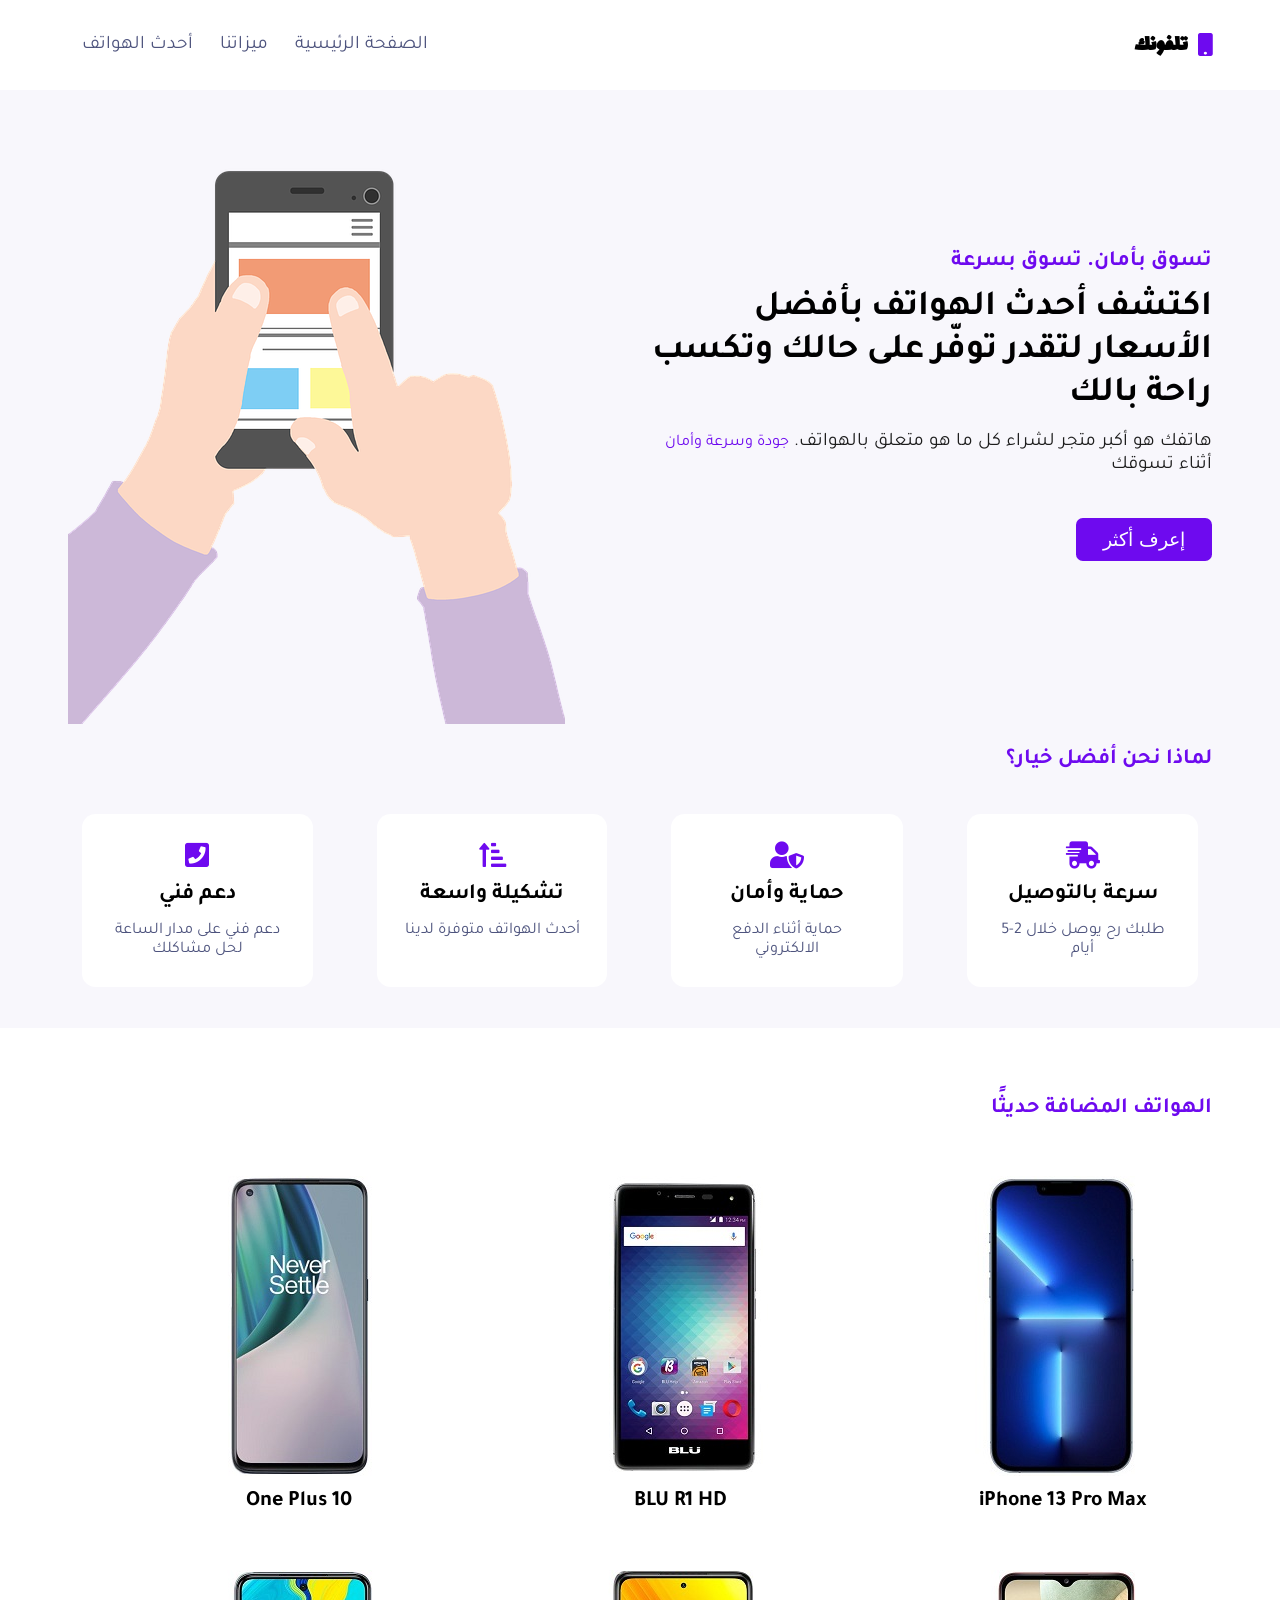
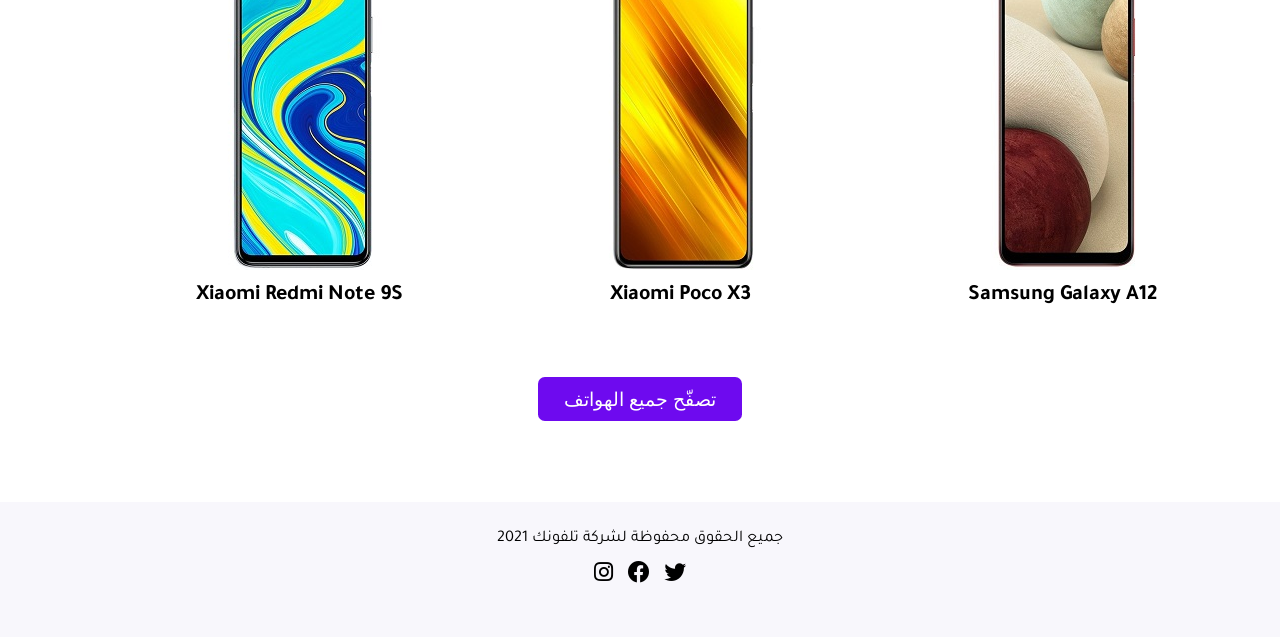
<file: main.html>
<!DOCTYPE html>
<html lang="ar" dir="rtl">
  <head>
    <meta charset="UTF-8" />
    <meta http-equiv="X-UA-Compatible" content="IE=edge" />
    <meta name="viewport" content="width=device-width, initial-scale=1.0" />
    <link
      rel="stylesheet"
      href="https://pro.fontawesome.com/releases/v5.10.0/css/all.css"
      integrity="sha384-AYmEC3Yw5cVb3ZcuHtOA93w35dYTsvhLPVnYs9eStHfGJvOvKxVfELGroGkvsg+p"
      crossorigin="anonymous"
    />
    <link rel="stylesheet" href="Styel.css" />
    <title>تلفون</title>
  </head>
  <body>
    <!-- NAVBAR -->
    <nav>
      <div class="logo">
        <i class="fas fa-mobile"></i>
        <h4>تلفونك</h4>
      </div>
      <div class="bars-menu">
        <i class="fas fa-bars"></i>
      </div>
      <ul class="nav-items">
        <li class="nav-item">
          <a href="#" class="nav-link">الصفحة الرئيسية</a>
        </li>
        <li class="nav-item">
          <a href="#features" class="nav-link">ميزاتنا</a>
        </li>
        <li class="nav-item">
          <a href="#newest" class="nav-link">أحدث الهواتف</a>
        </li>
      </ul>
    </nav>
    <!-- HERO SECTION -->
    <section class="hero">
      <div class="hero-section">
        <div class="content">
          <h4>تسوق بأمان. تسوق بسرعة</h4>
          <h1>
            اكتشف أحدث الهواتف بأفضل الأسعار لتقدر توفّر على حالك وتكسب راحة
            بالك
          </h1>
          <p>
            هاتفك هو أكبر متجر لشراء كل ما هو متعلق بالهواتف.
            <span class="purple">جودة وسرعة وأمان</span> أثناء تسوقك
          </p>
          <button class="btn"><a href="#features"> إعرف أكثر </a></button>
        </div>
        <div class="hero-image">
          <img src="smartphone.png" alt="هاتف ذكي" />
        </div>
      </div>
    </section>
    <!-- Features Section -->
    <section class="features" id="features">
      <div class="features-section">
        <h4>لماذا نحن أفضل خيار؟</h4>
        <div class="qualities">
          <div class="quality">
            <i class="fas fa-shipping-fast"></i>
            <h3>سرعة بالتوصيل</h3>
            <p>طلبك رح يوصل خلال 2-5 أيام</p>
          </div>
          <div class="quality">
            <i class="fas fa-user-shield"></i>
            <h3>حماية وأمان</h3>
            <p>حماية أثناء الدفع الالكتروني</p>
          </div>
          <div class="quality">
            <i class="fas fa-sort-amount-up-alt"></i>
            <h3>تشكيلة واسعة</h3>
            <p>أحدث الهواتف متوفرة لدينا</p>
          </div>
          <div class="quality">
            <i class="fas fa-phone-square"></i>
            <h3>دعم فني</h3>
            <p>دعم فني على مدار الساعة لحل مشاكلك</p>
          </div>
        </div>
      </div>
    </section>
    <!-- What's New Section -->
    <section class="newest-phones" id="newest">
      <div class="phones-section">
        <h4>الهواتف المضافة حديثًا</h4>
        <div class="phones">
          <div class="phone">
            <img src="Apple-iPhone-13-Pro-Max.jpg" />
            <h3>iPhone 13 Pro Max</h3>
          </div>
          <div class="phone">
            <img src="BLU-R1-HD.jpg" />
            <h3>BLU R1 HD</h3>
          </div>
          <div class="phone">
            <img src="one-plus.jpg" />
            <h3>One Plus 10</h3>
          </div>
          <div class="phone">
            <img src="Samsung-Galaxy-A1.jpg" />
            <h3>Samsung Galaxy A12</h3>
          </div>
          <div class="phone">
            <img src="Xiaomi--Poco-X3.jpg" />
            <h3>Xiaomi Poco X3</h3>
          </div>
          <div class="phone">
            <img src="Xiaomi--Redmi-Note-9S.jpg" />
            <h3>Xiaomi Redmi Note 9S</h3>
          </div>
        </div>
        <button class="btn">
          <a href="#">تصفّح جميع الهواتف</a>
        </button>
      </div>
    </section>
    <!-- Footer -->
    <footer>
      <div class="footer-section">
        <p>جميع الحقوق محفوظة لشركة تلفونك 2021</p>
        <div class="socials">
          <i class="fab fa-twitter"></i>
          <i class="fab fa-facebook"></i>
          <i class="fab fa-instagram"></i>
        </div>
      </div>
    </footer>
    <script src="./script.js"></script>
  </body>
</html>
</file>
<file: Styel.css>
@import url("https://fonts.googleapis.com/css2?family=Lalezar&display=swap");
@import url("https://fonts.googleapis.com/css2?family=Tajawal:wght@300;700&display=swap");
* {
  margin: 0;
  padding: 0;
  box-sizing: border-box;
}

body {
  font-family: "Tajawal", sans-serif;
  font-size: 10px;
}

/* Navbar styling */
nav {
  display: flex;
  justify-content: space-between;
  align-items: center;
  height: 10vh;
  max-width: 1366px;
  background-color: #ffffff;
  margin: 0 auto;
  padding: 0 5rem;
}

nav .logo {
  display: flex;
  font-size: 2rem;
  align-items: center;
}

nav .logo i {
  color: #6e0aef;
  padding-left: 0.5rem;
  padding-left: 0.75rem;
}
nav .bars-menu {
  display: none;
}

nav .logo h4 {
  font-family: "Lalezar", cursive;
}

nav .nav-items {
  display: flex;
  list-style-type: none;
}

nav .nav-items .nav-item {
  padding: 0 1rem;
}

nav .nav-link {
  text-decoration: none;
  color: #4e547e;
  font-size: 1.4rem;
}

nav .nav-link:hover {
  color: #6e0aef;
}

/* Heor styling */
.hero {
  height: 70vh;
  background-color: #f8f7fc;
}

.hero-section {
  max-width: 1366px;
  height: 70vh;
  display: flex;
  justify-content: space-between;
  align-items: center;
  margin: 0 auto;
  padding: 0 5rem;
}

.hero-section .content {
  display: flex;
  flex-direction: column;
  padding-left: 5rem;
}

.hero-section .content h4 {
  color: #6e0aef;
  font-size: 1.6rem;
  margin-bottom: 1rem;
}

.hero-section .content h1 {
  font-size: 3rem;
  font-size: 2.6rem;
  margin-bottom: 1rem;
}

.hero-section .content p {
  color: rgb(29, 29, 29);
  font-size: 1.4rem;
}

.hero-section .content p span.purple {
  color: #6e0aef;
}

.hero-section form {
  display: flex;
}
.btn {
  width: 10rem;
  margin-top: 3rem;
  border-radius: 0.5rem;
  outline: none;
  border: none;
  padding: 0.75rem 1.5rem;
  background-color: #6e0aef;
}

.btn:hover {
  background-color: #7d22f3;
  cursor: pointer;
}

.btn a {
  text-decoration: none;
  color: #ffffff;
  font-size: 1.4rem;
}

/* Features section */
section.features {
  padding: 5rem 0;
  padding: 2rem 0;
  background-color: #f8f7fc;
}

section.features .features-section {
  max-width: 1366px;
  margin: 0 auto;
  padding: 0 5rem;
  display: flex;
  flex-direction: column;
  justify-content: center;
}

.features-section h4 {
  color: #6e0aef;
  font-size: 1.6rem;
  margin-bottom: 2rem;
}

.features-section .qualities {
  display: flex;
  justify-content: space-between;
}

.features-section .qualities .quality {
  display: flex;
  flex-direction: column;
  align-items: center;
  background-color: #ffffff;
  padding: 2rem;
  max-width: 17rem;
  border-radius: 1rem;
  margin: 1rem 1rem;
}

.features-section .qualities .quality:hover {
  border: 2px solid #6e0aef;
  cursor: pointer;
}

.qualities .quality i {
  font-size: 2rem;
  color: #6e0aef;
  margin-bottom: 1rem;
}

.qualities .quality h3 {
  font-size: 1.6rem;
  margin-bottom: 1rem;
}

.qualities .quality p {
  font-size: 1.2rem;
  text-align: center;
  color: #4e547e;
}

/*  Phones section */
.newest-phones {
  padding-top: 5rem;
}

.newest-phones .phones-section {
  max-width: 1366px;
  margin: 0 auto;
  padding: 0 5rem;
  display: flex;
  flex-direction: column;
}

.phones-section h4 {
  color: #6e0aef;
  font-size: 1.6rem;
  margin-bottom: 2rem;
}

.phones-section .phones {
  display: grid;
  grid-template-columns: 1fr 1fr 1fr;
  justify-content: flex-start;
}

.phones .phone {
  margin: 2rem 0;
  max-width: 300px;
  display: flex;
  flex-direction: column;
  align-items: center;
}

.phone img {
  margin-bottom: 1rem;
}

.phone img:hover {
  scale: 1.1;
  cursor: pointer;
}
.phone h3 {
  font-size: 1.6rem;
}

.phones-section button {
  width: 15rem;
  margin-bottom: 1rem;
  align-self: center;
}

/* Footer */
footer {
  background-color: #f8f7fc;
  height: 10vh;
  height: 15vh;
  margin-top: 5rem;
  padding: 2rem 0;
}

.footer-section {
  display: flex;
  flex-direction: column;
  align-items: center;
  max-width: 1366px;
  margin: 0 auto;
  padding: 0 5rem;
}

.footer-section p {
  font-size: 1.2rem;
  flex: 1;
  margin-bottom: 1rem;
}

.footer-section .socials {
  flex: 1;
  margin-bottom: 1rem;
}

.footer-section .socials i {
  padding: 0 0.5rem;
  font-size: 1.6rem;
}

.footer-section .socials i:hover {
  color: #6e0aef;
  cursor: pointer;
}

/* Responsive Design */
@media (max-width: 1300px) {
  * {
    font-size: 85%;
  }
}

@media (max-width: 1175px) {
  * {
    font-size: 75%;
  }
}

@media (max-width: 1000px) {
  * {
    text-align: center;
  }
  .hero img {
    display: none;
  }
  .hero-section {
    align-items: center;
    padding: 2rem 0rem;
    width: 50%;
  }
  .hero .btn {
    align-self: center;
  }
  .hero .content {
    margin-top: 2rem;
  }
  .features-section .qualities {
    flex-wrap: wrap;
    justify-content: center;
  }
  section.features .features-section {
    align-items: center;
  }
  .phones-section h4 {
    align-self: center;
  }
}

@media (max-width: 660px) {
  .hero-section .content h1 {
    font-size: 2rem;
  }
  .phones-section {
    align-items: center;
  }
  .phones-section .phones {
    grid-template-columns: 1fr 1fr;
  }
}

@media (max-width: 504px) {
  .phones-section .phones {
    grid-template-columns: 1fr;
  }
  nav {
    position: sticky;
    top: 0;
    width: 100%;
  }
  nav .bars-menu {
    display: block;
    font-size: 3rem;
  }
  nav .nav-items {
    position: absolute;
    left: 0;
    top: 10vh;
    display: none;
    flex-direction: column;
    width: 100%;
    background-color: #4e547e;
    padding: 2rem 0;
  }
  nav .nav-items .nav-item {
    margin: 1rem 0;
  }
  nav .nav-items .nav-item a {
    color: white;
  }
  nav .nav-items.active {
    display: flex;
  }
}
</file>
